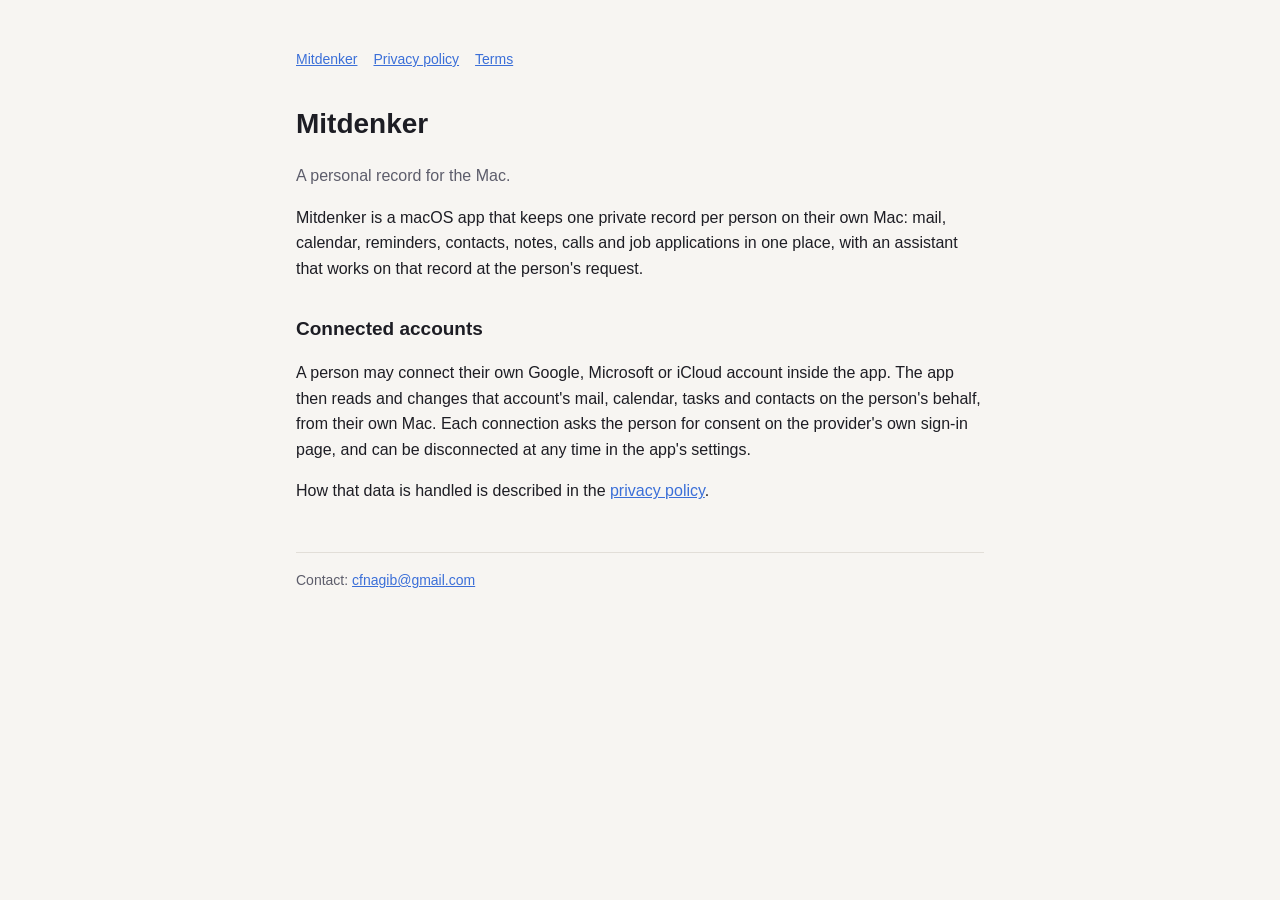
<file: index.html>
<!doctype html><html lang="en"><head><meta charset="utf-8"><meta name="viewport" content="width=device-width,initial-scale=1">
<title>Mitdenker</title><link rel="stylesheet" href="style.css"></head><body><main>
<nav><a href="./">Mitdenker</a><a href="privacy.html">Privacy policy</a><a href="terms.html">Terms</a></nav>
<h1>Mitdenker</h1>
<p class="muted">A personal record for the Mac.</p>
<p>Mitdenker is a macOS app that keeps one private record per person on their own Mac: mail, calendar, reminders,
contacts, notes, calls and job applications in one place, with an assistant that works on that record at the person's
request.</p>
<h2>Connected accounts</h2>
<p>A person may connect their own Google, Microsoft or iCloud account inside the app. The app then reads and changes that
account's mail, calendar, tasks and contacts on the person's behalf, from their own Mac. Each connection asks the person
for consent on the provider's own sign-in page, and can be disconnected at any time in the app's settings.</p>
<p>How that data is handled is described in the <a href="privacy.html">privacy policy</a>.</p>
<footer>Contact: <a href="mailto:cfnagib@gmail.com">cfnagib@gmail.com</a></footer>
</main></body></html>
</file>
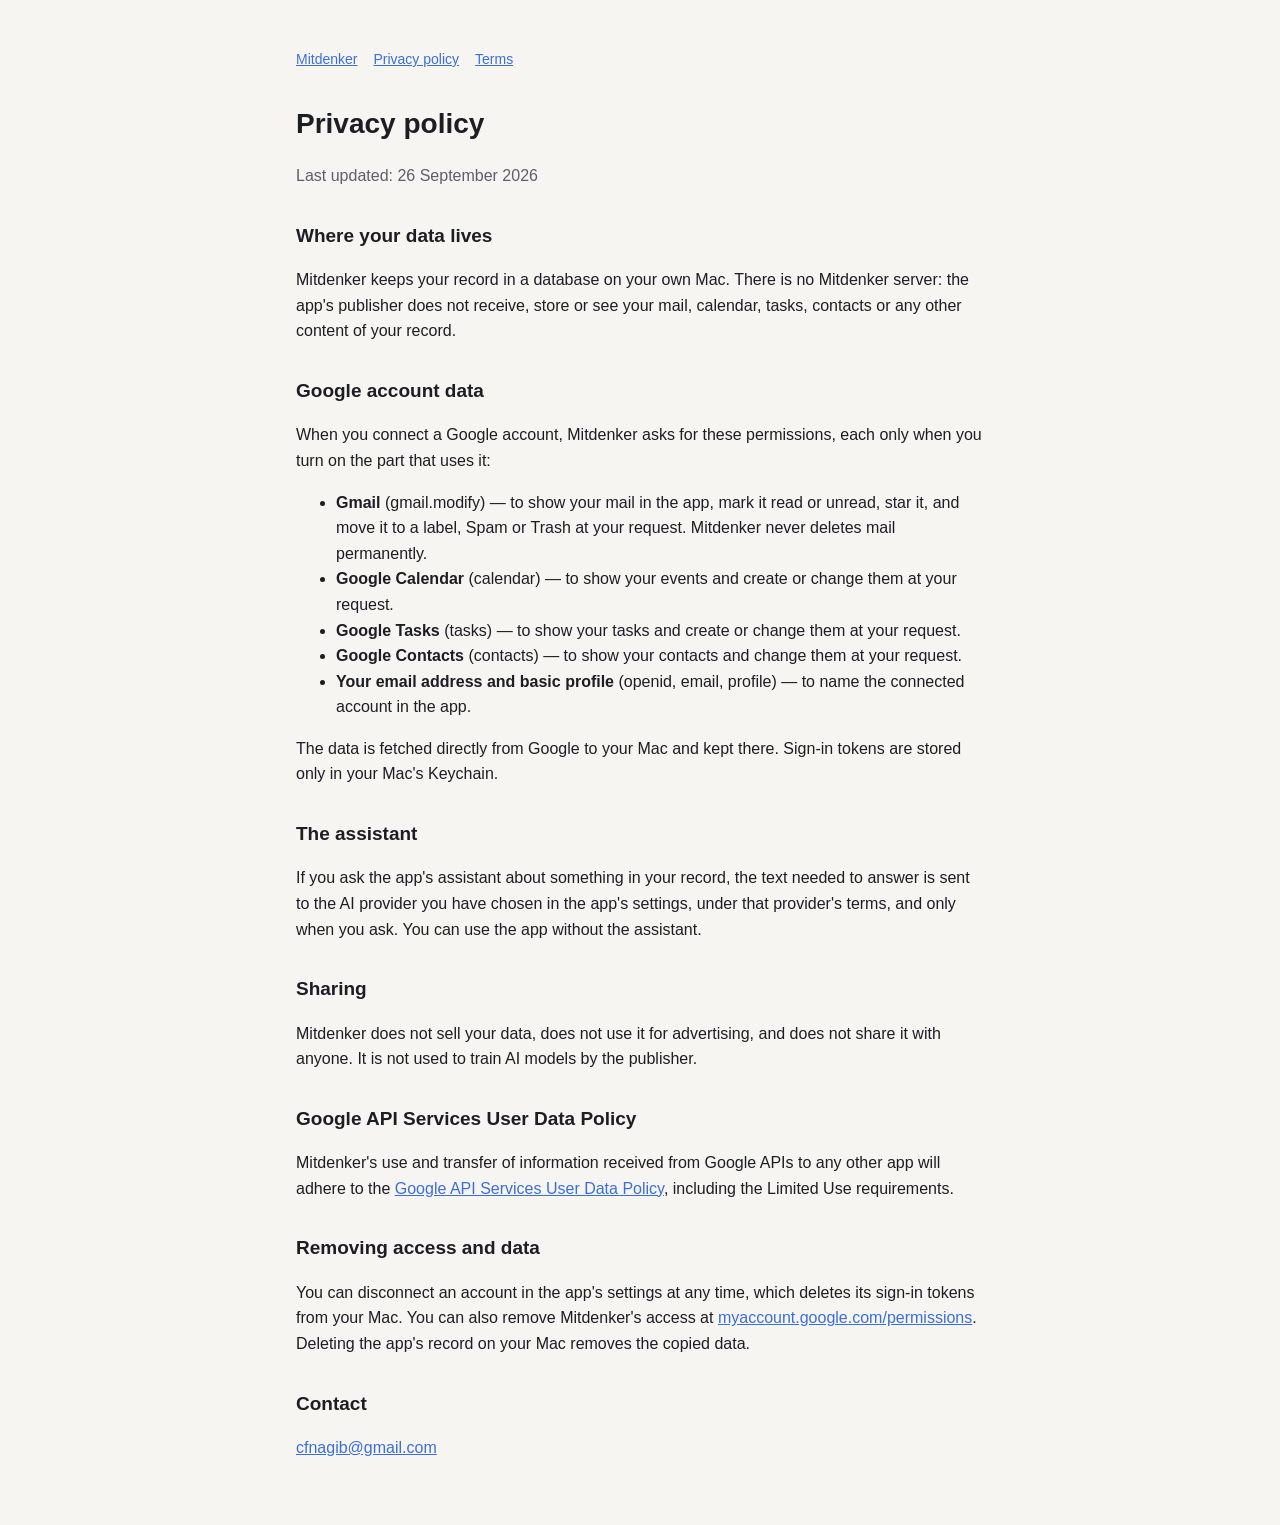
<file: privacy.html>
<!doctype html><html lang="en"><head><meta charset="utf-8"><meta name="viewport" content="width=device-width,initial-scale=1">
<title>Mitdenker privacy policy</title><link rel="stylesheet" href="style.css"></head><body><main>
<nav><a href="./">Mitdenker</a><a href="privacy.html">Privacy policy</a><a href="terms.html">Terms</a></nav>
<h1>Privacy policy</h1>
<p class="muted">Last updated: 26 September 2026</p>

<h2>Where your data lives</h2>
<p>Mitdenker keeps your record in a database on your own Mac. There is no Mitdenker server: the app's publisher does not
receive, store or see your mail, calendar, tasks, contacts or any other content of your record.</p>

<h2>Google account data</h2>
<p>When you connect a Google account, Mitdenker asks for these permissions, each only when you turn on the part that uses
it:</p>
<ul>
<li><b>Gmail</b> (gmail.modify) — to show your mail in the app, mark it read or unread, star it, and move it to a label,
Spam or Trash at your request. Mitdenker never deletes mail permanently.</li>
<li><b>Google Calendar</b> (calendar) — to show your events and create or change them at your request.</li>
<li><b>Google Tasks</b> (tasks) — to show your tasks and create or change them at your request.</li>
<li><b>Google Contacts</b> (contacts) — to show your contacts and change them at your request.</li>
<li><b>Your email address and basic profile</b> (openid, email, profile) — to name the connected account in the app.</li>
</ul>
<p>The data is fetched directly from Google to your Mac and kept there. Sign-in tokens are stored only in your Mac's
Keychain.</p>

<h2>The assistant</h2>
<p>If you ask the app's assistant about something in your record, the text needed to answer is sent to the AI provider
you have chosen in the app's settings, under that provider's terms, and only when you ask. You can use the app without
the assistant.</p>

<h2>Sharing</h2>
<p>Mitdenker does not sell your data, does not use it for advertising, and does not share it with anyone. It is not used
to train AI models by the publisher.</p>

<h2>Google API Services User Data Policy</h2>
<p>Mitdenker's use and transfer of information received from Google APIs to any other app will adhere to the
<a href="https://developers.google.com/terms/api-services-user-data-policy">Google API Services User Data Policy</a>,
including the Limited Use requirements.</p>

<h2>Removing access and data</h2>
<p>You can disconnect an account in the app's settings at any time, which deletes its sign-in tokens from your Mac. You
can also remove Mitdenker's access at <a href="https://myaccount.google.com/permissions">myaccount.google.com/permissions</a>.
Deleting the app's record on your Mac removes the copied data.</p>

<h2>Contact</h2>
<p><a href="mailto:cfnagib@gmail.com">cfnagib@gmail.com</a></p>
</main></body></html>
</file>
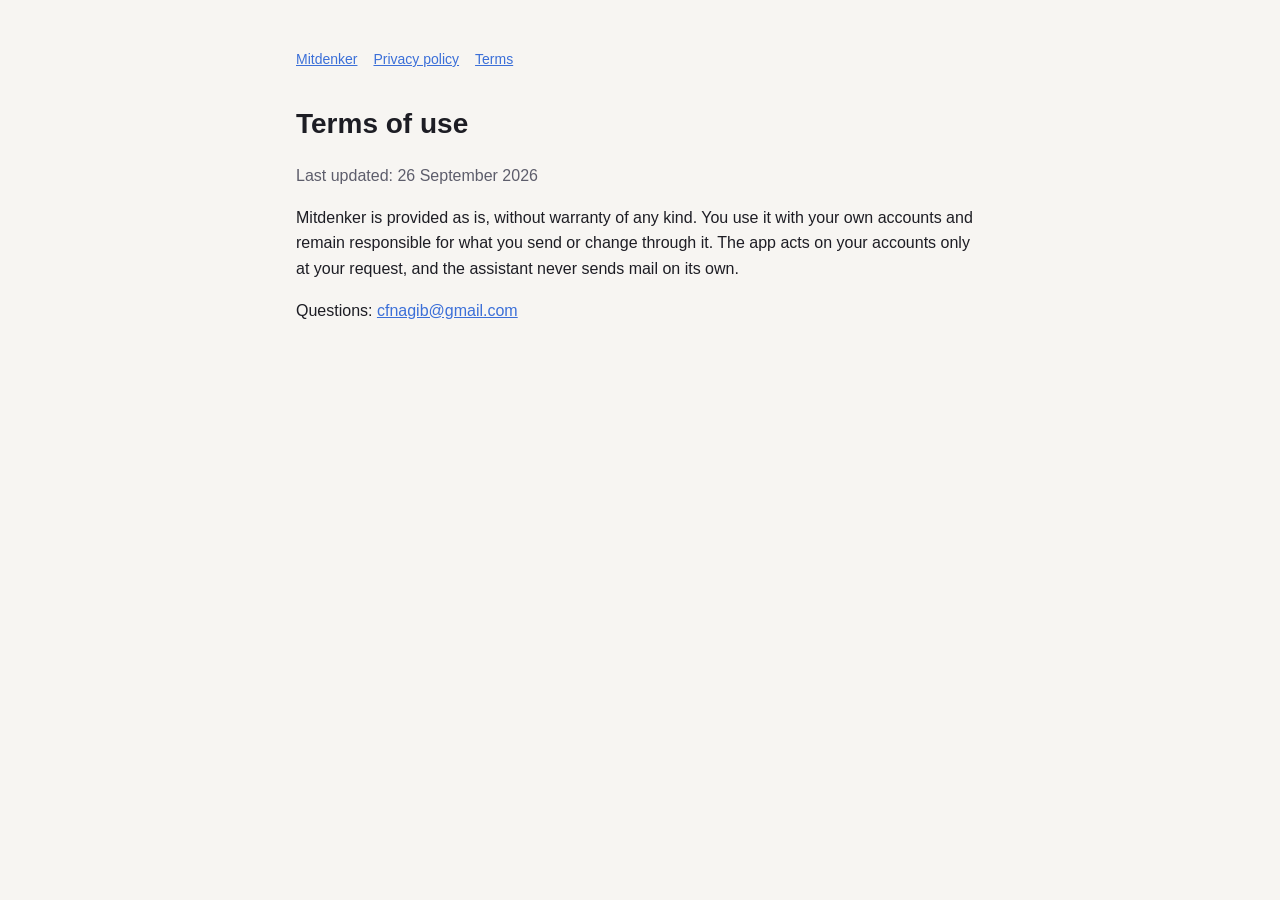
<file: terms.html>
<!doctype html><html lang="en"><head><meta charset="utf-8"><meta name="viewport" content="width=device-width,initial-scale=1">
<title>Mitdenker terms</title><link rel="stylesheet" href="style.css"></head><body><main>
<nav><a href="./">Mitdenker</a><a href="privacy.html">Privacy policy</a><a href="terms.html">Terms</a></nav>
<h1>Terms of use</h1>
<p class="muted">Last updated: 26 September 2026</p>
<p>Mitdenker is provided as is, without warranty of any kind. You use it with your own accounts and remain responsible for
what you send or change through it. The app acts on your accounts only at your request, and the assistant never sends
mail on its own.</p>
<p>Questions: <a href="mailto:cfnagib@gmail.com">cfnagib@gmail.com</a></p>
</main></body></html>
</file>
<file: style.css>
:root{--bg:#f7f5f2;--fg:#1d1d24;--muted:#5d5d6b;--line:#e2ded8;--accent:#3b6fd8}
@media (prefers-color-scheme:dark){:root{--bg:#1e1e2e;--fg:#ececf1;--muted:#a3a3b3;--line:#34344a;--accent:#8fb0ff}}
*{box-sizing:border-box}body{margin:0;background:var(--bg);color:var(--fg);font:16px/1.6 -apple-system,BlinkMacSystemFont,"Segoe UI",Helvetica,Arial,sans-serif}
main{max-width:720px;margin:0 auto;padding:48px 16px}h1{font-size:28px;margin:0 0 8px}h2{font-size:19px;margin:32px 0 8px}
p,li{color:var(--fg)}.muted{color:var(--muted)}a{color:var(--accent)}nav{display:flex;gap:16px;margin-bottom:32px;font-size:14px}
footer{margin-top:48px;padding-top:16px;border-top:1px solid var(--line);font-size:14px;color:var(--muted)}
</file>
